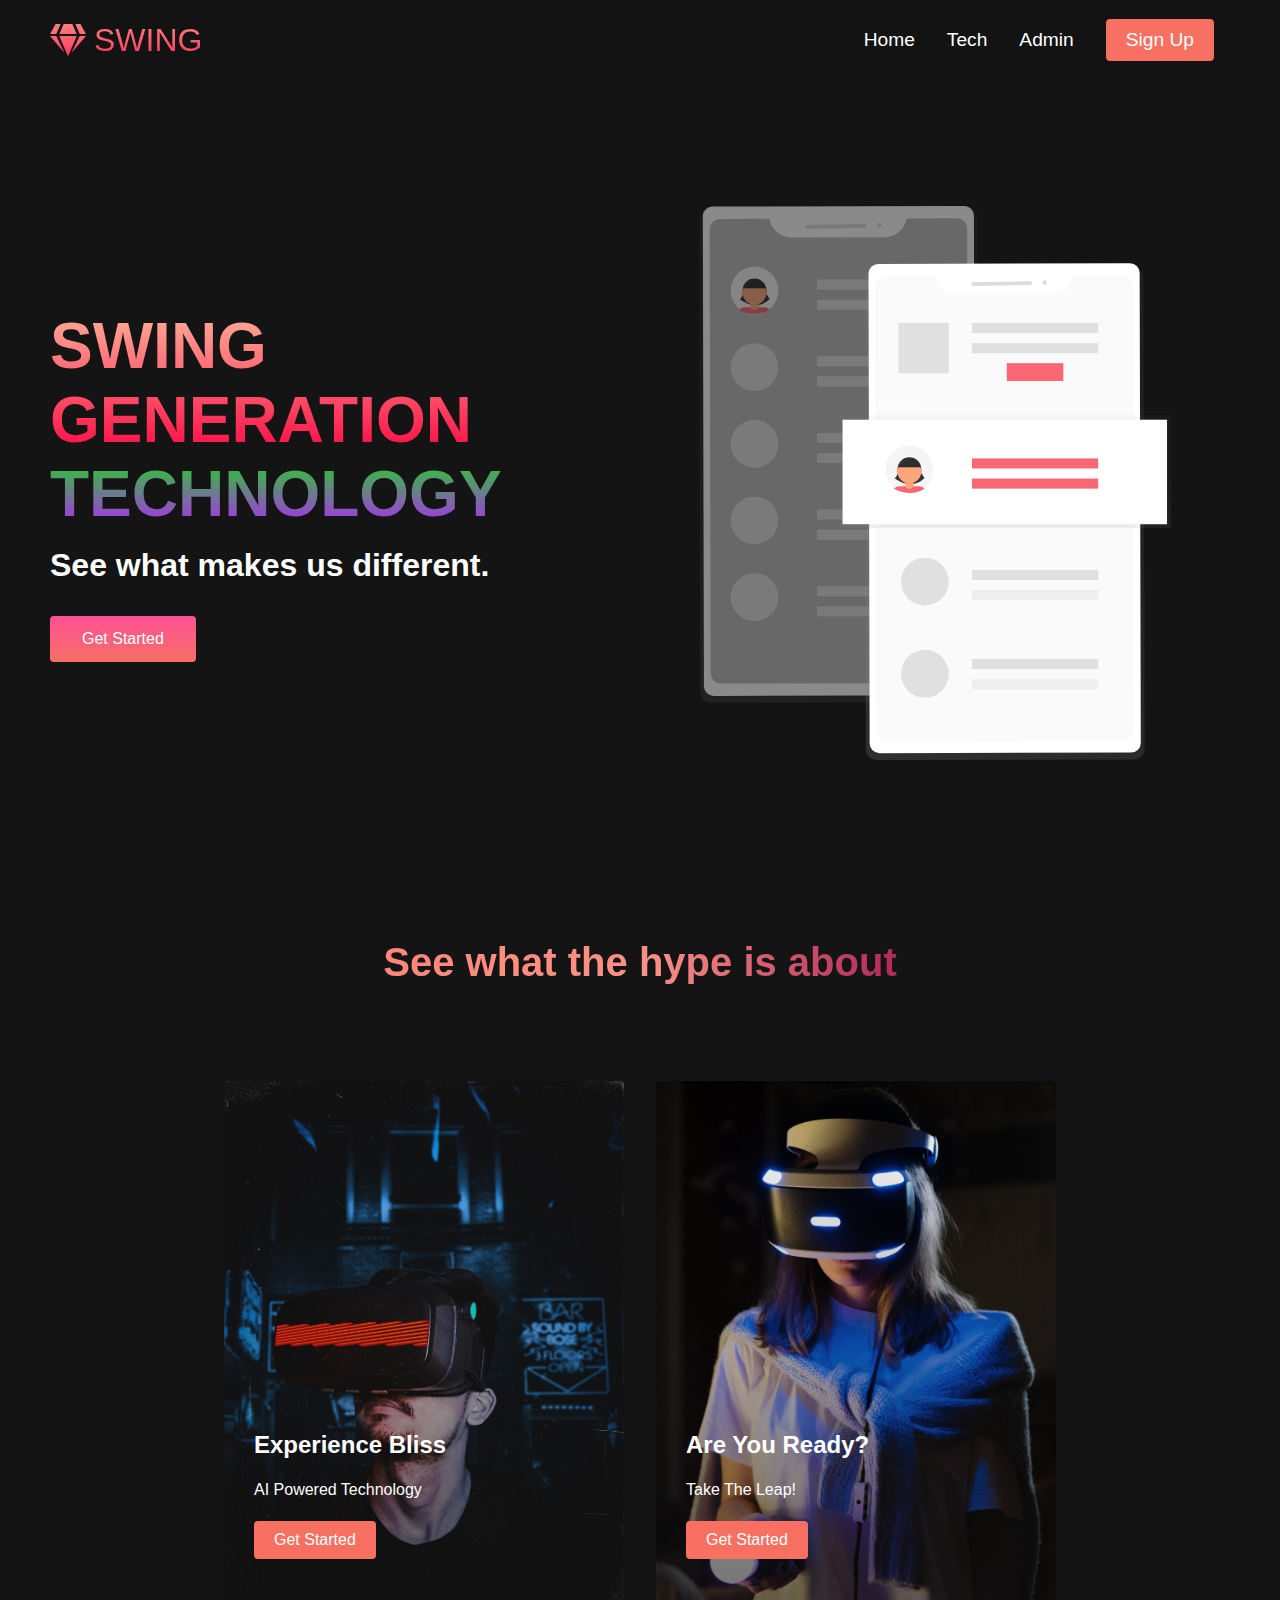
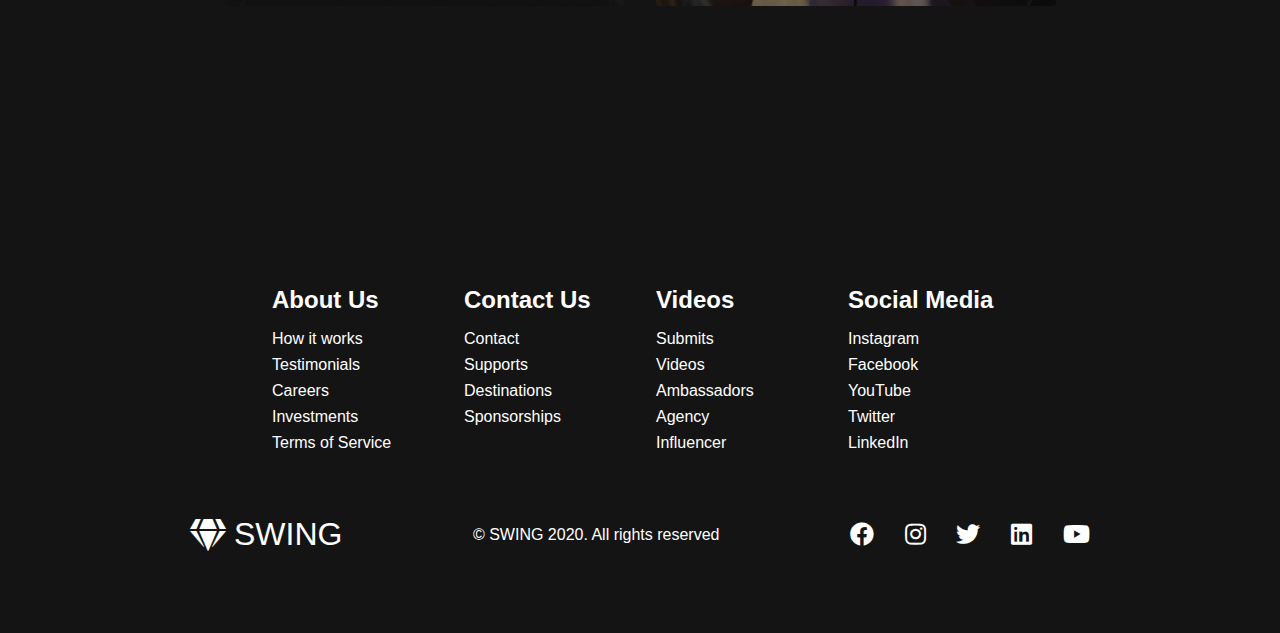
<file: index.html>
<!DOCTYPE html>
<html lang="en">
<head>
  <meta charset="UTF-8">
  <meta name="viewport" content="width=device-width, initial-scale=1.0">
  <title>SWING TECH</title>
  <link rel="stylesheet" href="https://use.fontawesome.com/releases/v5.14.0/css/all.css" crossorigin="anonymous">
  <link href="https://fonts.googleapis.com/css2?family=Kumbh+Sans:wght@400;600;700&family=League+Spartan:wght@100&display=swap" rel="stylesheet">
  <link rel="stylesheet" href="style.css">
</head>
<body>
  <!-- Navbar Section -->
  <nav class="navbar">
    <div class="navbar_container">
      <a href="" id="navbar_logo">
        <i class="fas fa-gem"></i>
        SWING
      </a>
      <div class="navbar_toggle" id="mobile-menu">
        <span class="bar"></span>
        <span class="bar"></span>
        <span class="bar"></span>
      </div>
      <ul class="navbar_menu">
        <li class="navbar_item">
          <a href="" class="navbar_links">Home</a>
        </li>
        <li class="navbar_item">
          <a href="tech.html" class="navbar_links">Tech</a>
        </li>
        <li class="navbar_item">
          <a href="admin_index.php" class="navbar_links">Admin</a>
        </li>
        <li class="navbar_btn">
          <a href="signup.php" class="button">Sign Up</a>
        </li>
      </ul>
    </div>
  </nav>

  <!-- Hero Section -->
  <div class="main">
    <div class="main_container">
      <div class="main_content">
        <h1>SWING GENERATION</h1>
          <h2>TECHNOLOGY</h2>
          <p>See what makes us different.</p>
          <button class="main_btn">
            <a href="signup.php">Get Started</a>
          </button>
      </div>
      <div class="main_img-container">
        <img src="pic1.svg" alt="pic" id="main_img">
      </div>
    </div>
  </div>

  <!-- Services Section -->
  <div class="services">
    <h1>See what the hype is about</h1>
    <div class="services_container">
      <div class="services_card">
        <h2>Experience Bliss</h2>
        <p>AI Powered Technology</p>
        <button>Get Started</button>
      </div>
      <div class="services_card">
        <h2>Are You Ready?</h2>
        <p>Take The Leap!</p>
        <button>Get Started</button>
      </div>
    </div>
  </div>

  <!-- Footer Section -->
  <div class="footer_container">
    <div class="footer_links">
      <div class="footer_link-wrapper">
        <div class="footer_link-items">
          <h2>About Us</h2>
          <a href="/">How it works</a>
          <a href="/">Testimonials</a>
          <a href="/">Careers</a>
          <a href="/">Investments</a>
          <a href="/">Terms of Service</a>
        </div>
        <div class="footer_link-items">
          <h2>Contact Us</h2>
          <a href="/">Contact</a>
          <a href="/">Supports</a>
          <a href="/">Destinations</a>
          <a href="/">Sponsorships</a>
        </div>
      </div>
      <div class="footer_link-wrapper">
        <div class="footer_link-items">
          <h2>Videos</h2>
          <a href="/">Submits</a>
          <a href="/">Videos</a>
          <a href="/">Ambassadors</a>
          <a href="/">Agency</a>
          <a href="/">Influencer</a>
        </div>
        <div class="footer_link-items">
          <h2>Social Media</h2>
          <a href="/">Instagram</a>
          <a href="/">Facebook</a>
          <a href="/">YouTube</a>
          <a href="/">Twitter</a>
          <a href="/">LinkedIn</a>
        </div>
      </div>
    </div>
    <div class="social_media">
      <div class="social_media-wrap">
        <div class="footer_logo">
          <a href="/" id="footer_logo"><i class="fas fa-gem"></i>SWING</a>
        </div>
        <p class="website_rights">© SWING 2020. All rights reserved</p>
        <div class="social_icon">
          <a href="/" class="social_icon-link" target="_blank">
            <i class="fab fa-facebook"></i>
          </a>
          <a href="/" class="social_icon-link" target="_blank">
            <i class="fab fa-instagram"></i>
          </a>
          <a href="/" class="social_icon-link" target="_blank">
            <i class="fab fa-twitter"></i>
          </a>
          <a href="/" class="social_icon-link" target="_blank">
            <i class="fab fa-linkedin"></i>
          </a>
          <a href="/" class="social_icon-link" target="_blank">
            <i class="fab fa-youtube"></i>
          </a>
        </div>
      </div>
    </div>
  </div>
  
  <script src="script.js"></script>
</body>
</html>
</file>
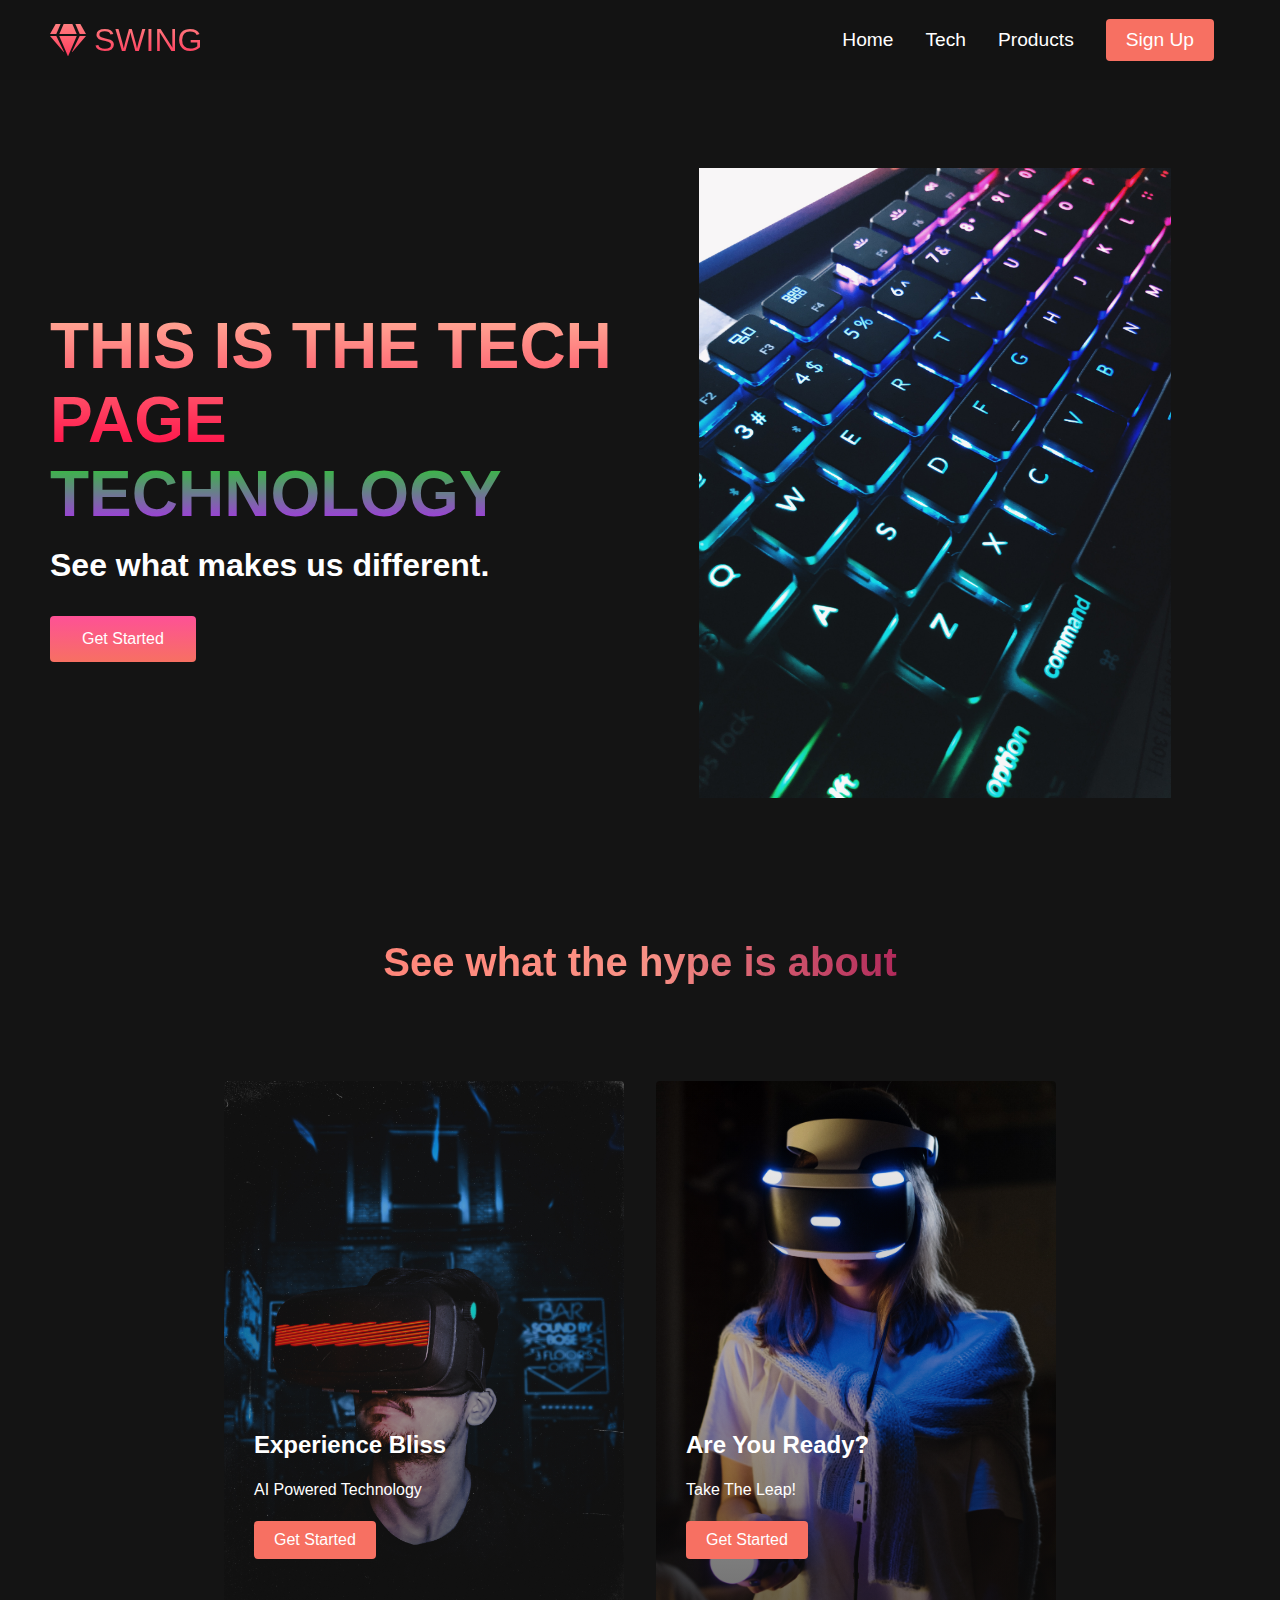
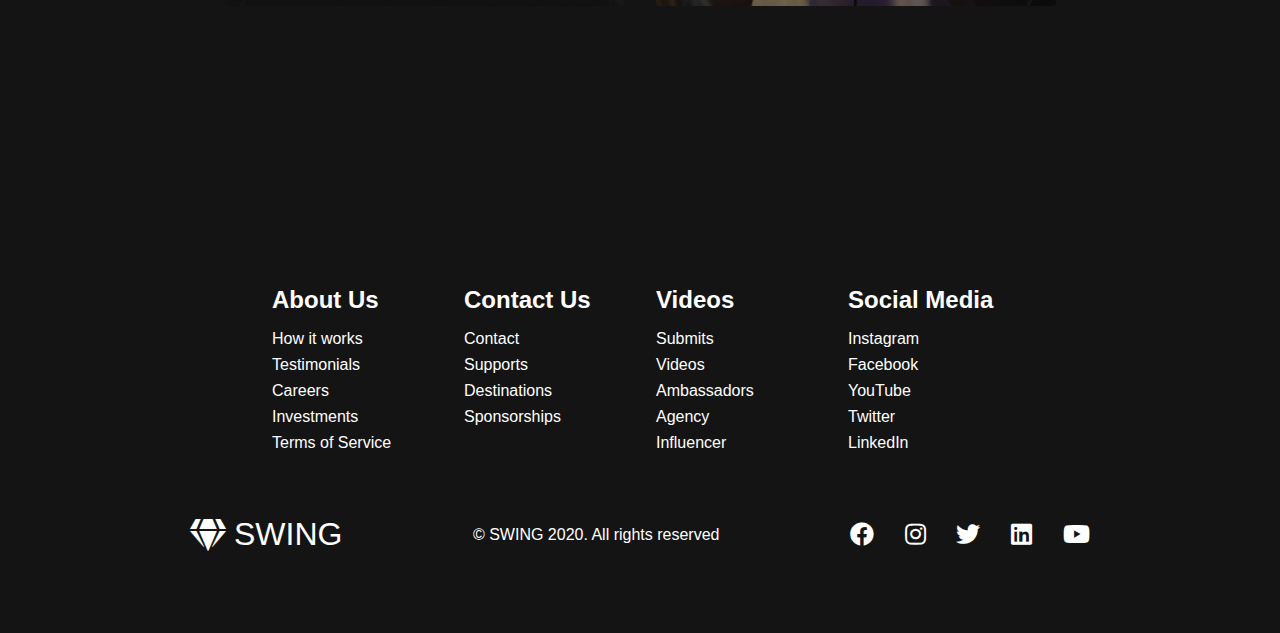
<file: tech.html>
<!DOCTYPE html>
<html lang="en">
<head>
  <meta charset="UTF-8">
  <meta name="viewport" content="width=device-width, initial-scale=1.0">
  <title>SWING TECH</title>
  <link rel="stylesheet" href="https://use.fontawesome.com/releases/v5.14.0/css/all.css" crossorigin="anonymous">
  <link href="https://fonts.googleapis.com/css2?family=Kumbh+Sans:wght@400;600;700&family=League+Spartan:wght@100&display=swap" rel="stylesheet">
  <link rel="stylesheet" href="style.css">
</head>
<body>
  <!-- Navbar Section -->
  <nav class="navbar">
    <div class="navbar_container">
      <a href="index.html" id="navbar_logo">
        <i class="fas fa-gem"></i>SWING
      </a>
      <div class="navbar_toggle" id="mobile-menu">
        <span class="bar"></span>
        <span class="bar"></span>
        <span class="bar"></span>
      </div>
      <ul class="navbar_menu">
        <li class="navbar_item">
          <a href="index.html" class="navbar_links">Home</a>
        </li>
        <li class="navbar_item">
          <a href="tech.html" class="navbar_links">Tech</a>
        </li>
        <li class="navbar_item">
          <a href="index.html" class="navbar_links">Products</a>
        </li>
        <li class="navbar_btn">
          <a href="signup.php" class="button">Sign Up</a>
        </li>
      </ul>
    </div>
  </nav>

  <!-- Hero Section -->
  <div class="main">
    <div class="main_container">
      <div class="main_content">
        <h1>THIS IS THE TECH PAGE</h1>
          <h2>TECHNOLOGY</h2>
          <p>See what makes us different.</p>
          <button class="main_btn">
            <a href="signup.php">Get Started</a>
          </button>
      </div>
      <div class="main_img-container">
        <img src="pic2.jpg" alt="pic" id="main_img">
      </div>
    </div>
  </div>

  <!-- Services Section -->
  <div class="services">
    <h1>See what the hype is about</h1>
    <div class="services_container">
      <div class="services_card">
        <h2>Experience Bliss</h2>
        <p>AI Powered Technology</p>
        <button>Get Started</button>
      </div>
      <div class="services_card">
        <h2>Are You Ready?</h2>
        <p>Take The Leap!</p>
        <button>Get Started</button>
      </div>
    </div>
  </div>

  <!-- Footer Section -->
  <div class="footer_container">
    <div class="footer_links">
      <div class="footer_link-wrapper">
        <div class="footer_link-items">
          <h2>About Us</h2>
          <a href="/">How it works</a>
          <a href="/">Testimonials</a>
          <a href="/">Careers</a>
          <a href="/">Investments</a>
          <a href="/">Terms of Service</a>
        </div>
        <div class="footer_link-items">
          <h2>Contact Us</h2>
          <a href="/">Contact</a>
          <a href="/">Supports</a>
          <a href="/">Destinations</a>
          <a href="/">Sponsorships</a>
        </div>
      </div>
      <div class="footer_link-wrapper">
        <div class="footer_link-items">
          <h2>Videos</h2>
          <a href="/">Submits</a>
          <a href="/">Videos</a>
          <a href="/">Ambassadors</a>
          <a href="/">Agency</a>
          <a href="/">Influencer</a>
        </div>
        <div class="footer_link-items">
          <h2>Social Media</h2>
          <a href="/">Instagram</a>
          <a href="/">Facebook</a>
          <a href="/">YouTube</a>
          <a href="/">Twitter</a>
          <a href="/">LinkedIn</a>
        </div>
      </div>
    </div>
    <div class="social_media">
      <div class="social_media-wrap">
        <div class="footer_logo">
          <a href="/" id="footer_logo"><i class="fas fa-gem"></i>SWING</a>
        </div>
        <p class="website_rights">© SWING 2020. All rights reserved</p>
        <div class="social_icon">
          <a href="/" class="social_icon-link" target="_blank">
            <i class="fab fa-facebook"></i>
          </a>
          <a href="/" class="social_icon-link" target="_blank">
            <i class="fab fa-instagram"></i>
          </a>
          <a href="/" class="social_icon-link" target="_blank">
            <i class="fab fa-twitter"></i>
          </a>
          <a href="/" class="social_icon-link" target="_blank">
            <i class="fab fa-linkedin"></i>
          </a>
          <a href="/" class="social_icon-link" target="_blank">
            <i class="fab fa-youtube"></i>
          </a>
        </div>
      </div>
    </div>
  </div>

  <script src="script.js"></script>
</body>
</html>
</file>
<file: style.css>
* {
  box-sizing: border-box;
  margin: 0;
  padding: 0;
  font-family: 'Kumbh', sans-serif;
}

.navbar {
  background: #131313;
  height: 80px;
  display: flex;
  justify-content: center;
  align-items: center;
  font-size: 1.2rem;
  position: sticky;
  top: 0;
  z-index: 999;
}

.navbar_container {
  display: flex;
  justify-content: space-between;
  height: 80px;
  z-index: 1;
  width: 100%;
  max-width: 1300px;
  margin: 0 auto;
  padding: 0 50px;
}

#navbar_logo {
  background-color: #ff8177;
  background-image: linear-gradient(to top, #ff0844 0%, #ffb199 100%);
  background-size: 100%;
  -webkit-background-clip: text;
  -moz-background-clip: text;
  -webkit-text-fill-color: transparent;
  -moz-text-fill-color: transparent;
  display: flex;
  align-items: center;
  cursor: pointer;
  text-decoration: none;
  font-size: 2rem;
}

.fa-gem {
  margin-right: 0.5rem;
}

.navbar_menu {
  display: flex;
  align-items: center;
  list-style: none;
  text-align: center;
}

.navbar_item {
  height: 80px;
}

.navbar_links {
  color: #fff;
  display: flex;
  align-items: center;
  justify-content: center;
  text-decoration: none;
  padding: 0 1rem;
  height: 100%;
}

.navbar_btn {
  display: flex;
  justify-content: center;
  align-items: center;
  padding: 0 1rem;
  width: 100%;
}

.button {
  display: flex;
  justify-content: center;
  align-items: center;
  text-decoration: none;
  padding: 10px 20px;
  height: 100%;
  width: 100%;
  border: none;
  outline: none;
  border-radius: 4px;
  background: #f77062;
  color: #fff;
}

.button:hover {
  background: #4837ff;
  transition: all 0.3s ease;
}

.navbar_links:hover {
  color: #f77062;
  transition: all 0.3s ease;
}

@media screen and (max-width: 960px) {
  .navbar_container {
    display: flex;
    justify-content: space-between;
    align-items: center;
    height: 80px;
    z-index: 1;
    width: 100%;
    max-width: 1300px;
    padding: 0;
  }

  .navbar_menu {
    display: grid;
    grid-template-columns: auto;
    margin: 0;
    width: 100%;
    position: absolute;
    top: -1000px;
    opacity: 0;
    transition: all 0.5s ease;
    height: 50vh;
    z-index: -1;
    background: #131313;
  }

  .navbar_menu:active {
    background: #131313;
    top: 100%;
    opacity: 1;
    transition: all 0.5s ease;
    z-index: 99;
    height: 50vh;
    font-size: 1.6rem;
  }

  #navbar_logo {
    padding-left: 25px;
  }

  .navbar_toggle .bar {
    width: 25px;
    height: 3px;
    margin: 5px auto;
    transition: all 0.3s ease-in-out;
    background: #fff;
  }

  .navbar_item {
    width: 100%;
  }

  .navbar_links {
    text-align: center;
    padding: 2rem;
    width: 100%;
    display: table;
  }

  #mobile_menu {
    position: absolute;
    top: 20%;
    right: 5%;
    transform: translate(5%, 20%);
  }

  .navbar_btn {
    padding-bottom: 2rem;
  }

  .button {
    display: flex;
    justify-content: center;
    align-items: center;
    width: 80%;
    height: 80px;
    margin: 0;
  }

  .navbar_toggle .bar {
    display: block;
    cursor: pointer;
  }

  #mobile_menu.is-active .bar:nth-child(2) {
    opacity: 0;
  }

  #mobile_menu.is-active .bar:nth-child(1) {
    transform: translateY(8px) rotate(45deg);
  }

  #mobile_menu.is-active .bar:nth-child(3) {
    transform: translateY(-8px) rotate(-45deg);
  }
}

/* Hero Section */
.main {
  background-color: #141414;
}

.main_container {
  display: grid;
  grid-template-columns: 1fr 1fr;
  align-items: center;
  justify-content: center;
  margin: 0 auto;
  height: 90vh;
  background-color: #141414;
  z-index: 1;
  width: 100%;
  max-width: 1300px;
  padding: 0 50px;
}

.main_content h1 {
  font-size: 4rem;
  background-color: #ff8177;
  background-image: linear-gradient(to top, #ff0844 0%, #ffb199 100%);
  background-size: 100%;
  -webkit-background-clip: text;
  -moz-background-clip: text;
  -webkit-text-fill-color: transparent;
  -moz-text-fill-color: text;
}

.main_content h2 {
  font-size: 4rem;
  background-color: #ff8177;
  background-image: linear-gradient(to top, #b721ff 0%, #21d421 100%);
  background-size: 100%;
  -webkit-background-clip: text;
  -moz-background-clip: text;
  -webkit-text-fill-color: transparent;
  -moz-text-fill-color: transparent;
}

.main_content p {
  margin-top: 1rem;
  font-size: 2rem;
  font-weight: 700;
  color: #fff;
}

.uname {
  display: flex;
  align-items: center;
  justify-content: space-between;
  margin-top: 20px;
}

label {
  margin-top: 1rem;
  font-size: 2rem;
  font-weight: 700;
  color: #fff;
}

input {
  padding: 1rem 3rem;
  outline: none;
  width: 350px;
  height: 50px;
  border: none;
  margin-right: 1rem;
  border-radius: 4px;
}

.main_btn {
  font-size: 1rem;
  background-image: linear-gradient(to top, #f77062 0%, #fe5196 100%);
  padding: 14px 32px;
  border: none;
  border-radius: 4px;
  color: #fff;
  margin-top: 2rem;
  cursor: pointer;
  position: relative;
  transition: all 0.3s;
  outline: none;
}

.main_btn a {
  position: relative;
  z-index: 2;
  color: #fff;
  text-decoration: none;
}

.main_btn:after {
  position: absolute;
  content: '';
  top: 0;
  left: 0;
  width: 0;
  height: 100%;
  background: #4837ff;
  transition: all 0.3s;
  border-radius: 4px;
}

.main_btn:hover {
  color: #fff;
}

.main_btn:hover:after {
  width: 100%;
}

.main_img-container {
  text-align: center;
}

#main_img {
  height: 80%;
  width: 80%;
}

/* Mobile Responsive */
@media screen and (max-width: 768px) {
  .main_container {
    display: grid;
    grid-template-columns: auto;
    align-items: center;
    justify-self: center;
    width: 100%;
    margin: 0 auto;
    height: 90vh;
  }

  .main_content {
    text-align: center;
    margin-bottom: 4rem;
  }

  .main_content h1 {
    font-size: 2.5rem;
    margin-top: 2rem;
  }

  .main_content h2 {
    font-size: 3rem;
  }

  .main_content p {
    margin-top: 1rem;
    font-size: 1.5rem;
  }
}

@media screen and (max-width: 480px) {
  .main_content h1 {
    font-size: 2rem;
    margin-top: 3rem;
  }

  .main_content h2 {
    font-size: 2rem;
  }

  .main_content p {
    margin-top: 2rem;
    font-size: 1.5rem;
  }

  .main_btn {
    padding: 12px 36px;
    margin: 2.5rem 0;
  }
}

/* Services Section CSS */
.services {
  background: #141414;
  display: flex;
  flex-direction: column;
  align-items: center;
  height: 100vh;
  padding-top: 50px;
}

.services h1 {
  background-color: #ff8177;
  background-image: linear-gradient(
    to right, 
    #ff18ff 0%,
    #ff867a 0%,
    #ff8c7f 21%,
    #f99185 52%,
    #cf556c 78%,
    #b12a5b 100%
  );
  background-size: 100%;
  margin-bottom: 5rem;
  font-size: 2.5rem;
  -webkit-background-clip: text;
  -moz-background-clip: text;
  -webkit-text-fill-color: transparent;
  -moz-text-fill-color: transparent;
}

.services_container {
  display: flex;
  justify-content: center;
  flex-wrap: wrap;
}

.services_card {
  margin: 1rem;
  height: 525px;
  width: 400px;
  border-radius: 4px;
  background-image: linear-gradient(
      to bottom, 
      rgba(0,0,0,0) 0%, 
      rgba(17,17,17,0.6) 100%
    ), 
    url('pic3.jpg');
  background-size: cover;
  position: relative;
  color: #fff;
}

.services_card:nth-child(2) {
  background-image: linear-gradient(
      to bottom, 
      rgba(0,0,0,0) 0%, 
      rgba(17,17,17,0.6) 100%
    ), 
    url('pic4.jpg');
}

.services h2 {
  position: absolute;
  top: 350px;
  left: 30px;
}

.services_card p {
  position: absolute;
  top: 400px;
  left: 30px;
}

.services_card button {
  color: #fff;
  padding: 10px 20px;
  border: none;
  outline: none;
  border-radius: 4px;
  background: #f77062;
  position: absolute;
  top: 440px;
  left: 30px;
  font-size: 1rem;
  cursor: pointer;
}

.services_card:hover {
  transform: scale(1.075);
  transition: 0.2s ease-in;
  cursor: pointer;
}

@media screen and (max-width: 960%) {
  .services {
    height: 1600px;
  }

  .services h1 {
    font-size: 2rem;
    margin-top: 12rem;
  }
}

@media screen and (max-width: 480px) {
  .services {
    height: 1400px;
  }

  .services h1 {
    font-size: 1.2rem;
  }

  .services_card {
    width: 300px;
  }
}

/* Footer CSS */
.footer_container {
  background-color: #141414;
  padding: 5rem 0;
  display: flex;
  flex-direction: column;
  justify-content: center;
  align-items: center;
}

#footer_logo {
  color: #fff;
  display: flex;
  align-items: center;
  cursor: pointer;
  text-decoration: none;
  font-size: 2rem;
}

.footer_links {
  width: 100%;
  max-width: 1000px;
  display: flex;
  justify-content: center;
}

.footer_link-wrapper {
  display: flex;
}

.footer_link-items {
  display: flex;
  flex-direction: column;
  align-items: flex-start;
  margin: 16px;
  text-align: left;
  width: 160px;
  box-sizing: border-box;
}

.footer_link-items h2 {
  margin-bottom: 16px;
}

.footer_link-items > h2 {
  color: #fff;
}

.footer_link-items a {
  color: #fff;
  text-decoration: none;
  margin-bottom: 0.5rem;
}

.footer_link-items a:hoover {
  color: #e9e9e9;
  transition: 0.3s ease-out;
}

/* Social Icon */
.social_icon-link {
  color: #fff;
  font-size: 24px;
}

.social_media {
  max-width: 1000px;
  width: 100%;
}

.social_media-wrap {
  display: flex;
  justify-content: space-between;
  align-items: center;
  width: 90%;
  max-width: 1000px;
  margin: 40px auto 0 auto;
}

.social_icon {
  display: flex;
  justify-content: space-between;
  align-items: center;
  width: 240px;
}

.social_logo {
  color: #fff;
  justify-self: flex-start;
  margin-left: 20px;
  cursor: pointer;
  text-decoration: none;
  font-size: 2rem;
  display: flex;
  align-items: center;
  margin-bottom: 16px;
}

.website_rights {
  color: #fff;
}

@media screen and (max-width: 820px) {
  .footer_links {
    padding-top: 2rem;
  }

  #footer_logo {
    margin-bottom: 2rem;
  }

  .website_rights {
     margin-bottom: 2rem;
  }

  .footer_link-wrapper {
    flex-direction: column;
  }

  .social_media-wrap {
    flex-direction: column;
  }
}

@media screen and (max-width: 480px) {
  .footer_link-items {
    margin: 0;
    padding: 10px;
    width: 100%;
  }
}
</file>
